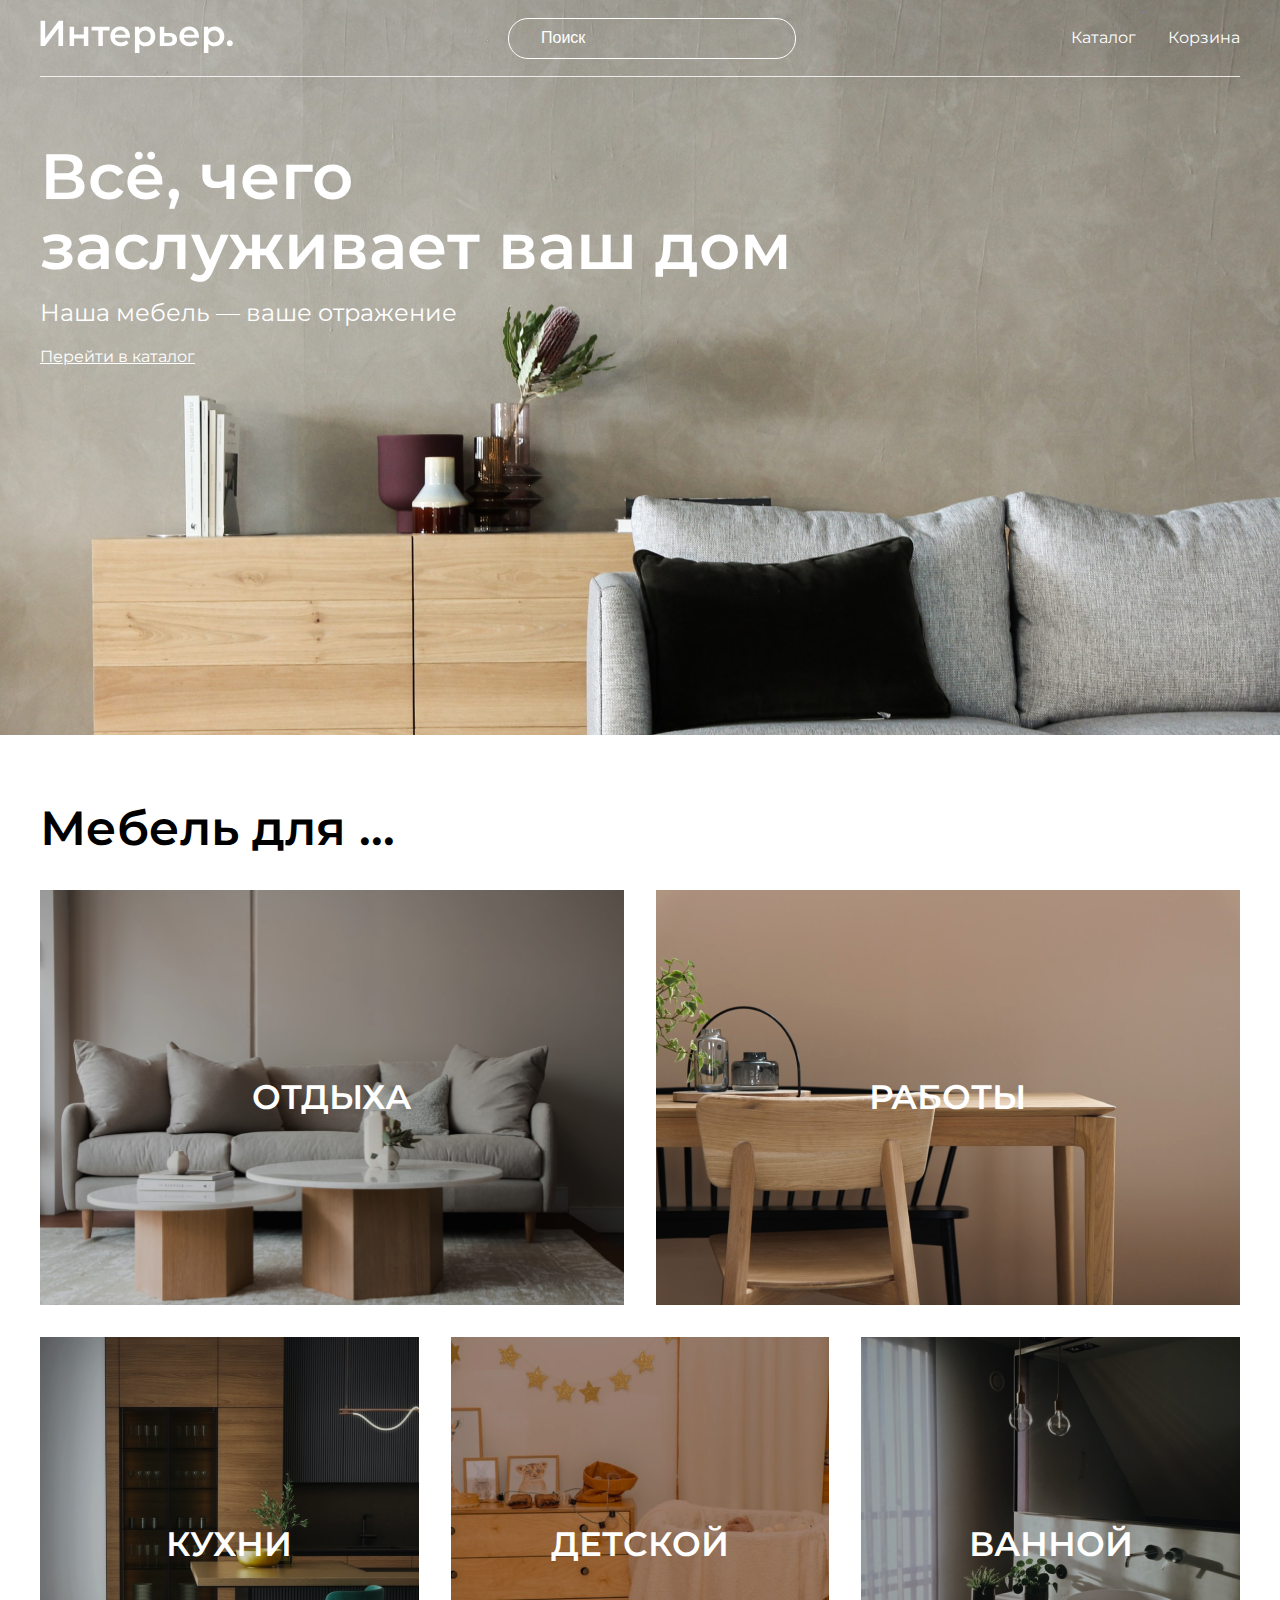
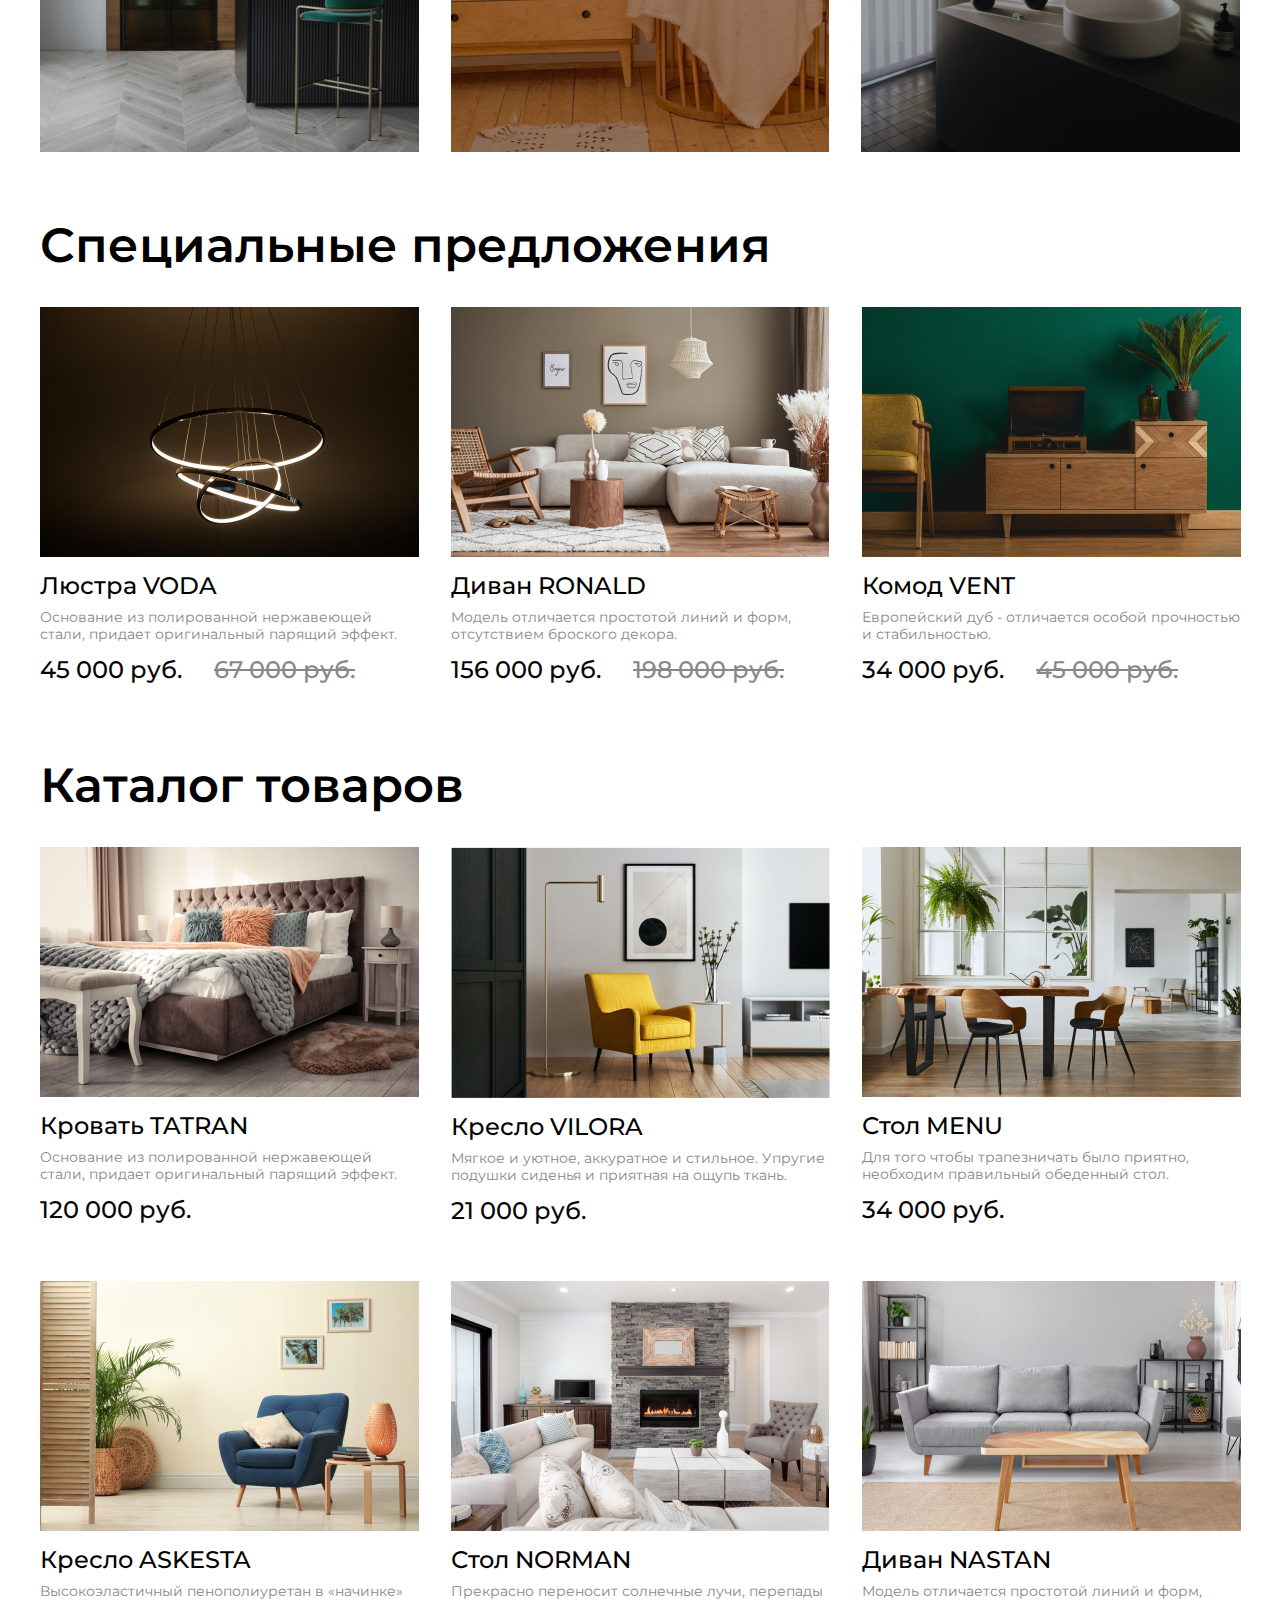
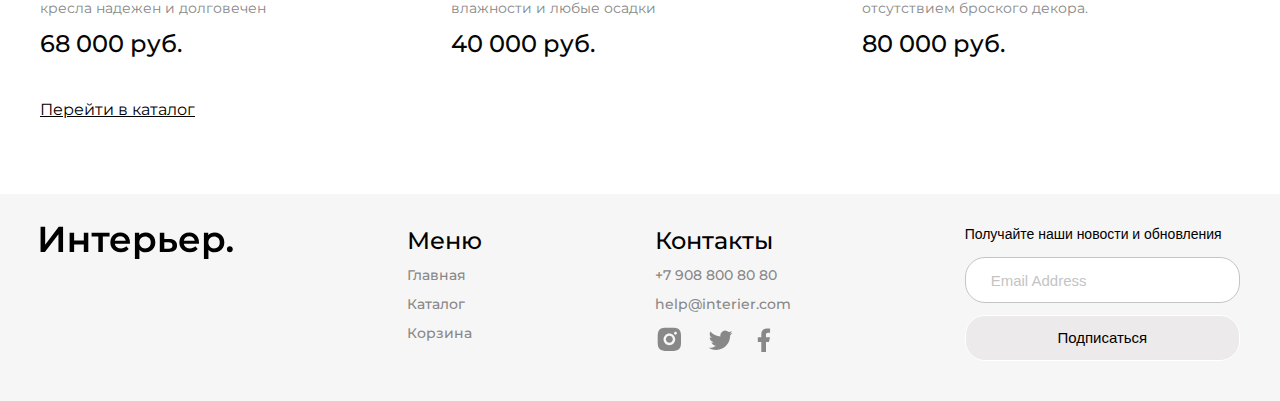
<file: index.html>
<!DOCTYPE html>
<html lang="en">
<head>
    <meta charset="UTF-8">
    <meta http-equiv="X-UA-Compatible" content="IE=edge">
    <meta name="viewport" content="width=device-width,, initial-scale=1.0">
    <title>Document</title>
    <script src="./index.js"></script>
    <link rel="stylesheet" href="style.css">
    <link rel="preconnect" href="https://fonts.googleapis.com">
    <link rel="preconnect" href="https://fonts.gstatic.com" crossorigin>
    <link href="https://fonts.googleapis.com/css2?family=Montserrat:wght@400;500;600&display=swap" rel="stylesheet">
</head>
<body>
    <div class='top center'>
        <header class="header">
            <picture>
                <source media="(max-width: 767px)" srcset="img/logo_mob.png">
                <a class="footer-icon" href="index.html"><img src="img/logo.svg" alt="logo"></a>
            </picture>
            <input class="input-search" type="text" placeholder="Поиск" >
            <nav class="menu">
                <a href="catalog.html" class="nav-link">Каталог</a>
                <a href="cart.html"  class="nav-link">Корзина</a>
            </nav>
            <div class="header_links">
                <a href="#"><img src="img/search_mob.svg" alt="instagram"></a>
                <a href="catalog.html"><img src="img/catalog_mob.svg" alt="instagram"></a>
                <a href="cart.html"><img src="img/cart_mob.svg" alt="instagram"></a>
            </div>
        </header>
        <section>
                <h1 class="title">Всё, чего заслуживает&#160;ваш&#160;дом</h1>
                <h1 class="title_mob">Всё, чего заслуживает ваш дом</h1>
                <p class="title-subtitle">Наша мебель — ваше отражение</p>
                <a href="catalog.html" class="title-link">Перейти в каталог</a>
        </section>
    </div>

    <section class="product_for center">
        <h2 class="product-title">Мебель для ... </h2>
        <div class="for_grid">
            <div class="for_furniture for_fur1 for_big">Отдыха</div>
            <div class="for_furniture for_fur2 for_big">Работы</div>
            <div class="for_furniture for_fur3">Кухни</div>
            <div class="for_furniture for_fur4">Детской</div>
            <div class="for_furniture for_fur5">Ванной</div>
        </div>
    </section>



        <section class="product center">
            <h2 class="product-title">Специальные предложения</h2>
            <div class='product-content'>
                <div class="product-box">
                    <img class="product-img" src="img/offer-1.png" alt="Люстра VODA">
                    <h3 class="product-subtitle">Люстра VODA</h3>
                    <p class="product-desc">Основание из полированной нержавеющей стали, придает оригинальный парящий эффект.</p>
                    <div class="price-new-old">
                        <p class="product-price">45 000 руб.</p>
                        <p class="product-price-old">67 000 руб.</p>
                    </div>
                </div>
                <div class="product-box">
                    <img  class="product-img" src="img/offer-2.png" alt="Диван RONALD">
                    <h3 class="product-subtitle">Диван RONALD</h3>
                    <p class="product-desc">Модель отличается простотой линий и форм, отсутствием броского декора.</p>
                    <div class="price-new-old">
                        <p class="product-price">156 000 руб.</p>
                        <p class="product-price-old">198 000 руб.</p>
                    </div>
                </div>
                <div class="product-box">
                    <img class="product-img" src="img/offer-3.png" alt="Комод VENT">
                    <h3 class="product-subtitle">Комод VENT</h3>
                    <p class="product-desc">Европейский дуб - отличается особой прочностью и стабильностью.</p>
                    <div class="price-new-old">
                        <p class="product-price">34 000 руб.</p>
                        <p class="product-price-old">45 000 руб.</p>
                    </div>
                </div>
            </div>
        </section>

        <section class="product center">
            <h2 class="product-title">Каталог товаров</h2>
            <div class="product-content catalog">
                <div class="product-box">
                    <img  class="product-img" src="img/catalog-1.png" alt="Кровать TATRAN">
                    <h3 class="product-subtitle">Кровать TATRAN</h3>
                    <p class="product-desc">Основание из полированной нержавеющей стали, придает оригинальный парящий эффект.</p>
                    <p class="product-price">120 000 руб.</p>
                </div>

                <div class="product-box">
                    <img  class="product-img" src="img/catalog-2.jpg" alt="Кровать Vilora">
                    <h3 class="product-subtitle">Кресло VILORA</h3>
                    <p class="product-desc">Мягкое и уютное, аккуратное и стильное. Упругие подушки сиденья и приятная на ощупь ткань.</p>
                    <p class="product-price">21 000 руб.</p>
                </div>

                <div class="product-box">
                    <img  class="product-img" src="img/catalog-3.png" alt="Стол MENU">
                    <h3 class="product-subtitle">Стол MENU</h3>
                    <p class="product-desc">Для того чтобы трапезничать было приятно, необходим правильный обеденный стол.</p>
                    <p class="product-price">34 000 руб.</p>
                </div>

                <div class="product-box">
                    <img  class="product-img" src="img/catalog-4.png" alt="Кресло ASKESTA">
                    <h3 class="product-subtitle">Кресло ASKESTA</h3>
                    <p class="product-desc">Высокоэластичный пенополиуретан в «начинке» кресла надежен и долговечен</p>
                    <p class="product-price">68 000 руб.</p>
                </div>

                <div class="product-box">
                    <img   class="product-img" src="img/catalog-5.png" alt="Стол NORMAN">
                    <h3 class="product-subtitle">Стол NORMAN</h3>
                    <p class="product-desc">Прекрасно переносит солнечные лучи, перепады влажности и любые осадки</p>
                    <p class="product-price">40 000 руб.</p>
                </div>

                <div class="product-box">
                    <img  class="product-img" src="img/catalog-6.png" alt="Диван NASTAN">
                    <h3 class="product-subtitle">Диван NASTAN</h3>
                    <p class="product-desc">Модель отличается простотой линий и форм, отсутствием броского декора. </p>
                    <p class="product-price">80 000 руб.</p>
                </div>
            </div>
            <a href="catalog.html" class="catalog-link">Перейти в каталог</a>
        </section>

    <footer class="footer center">
        <img src="img/logo_footer.svg" alt="logo" class="footer-logo">
        <div class="footer-menu">
            <h4 class="footer-title">Меню</h4>
            <a href="index.html" class="footer-link">Главная</a>
            <a href="catalog.html" class="footer-link" >Каталог</a>
            <a href="cart.html" class="footer-link">Корзина</a>
        </div>
        <div class="footer-contact">
            <h4 class="footer-title">Контакты</h4>
            <a href="tel:+7 908 800 80 80" class="footer-link" >+7 908 800 80 80</a>
            <a href="mailto:help@interier.com" class="footer-link">help@interier.com</a>
            <div class="footer-social">
                <a class="footer-icon" href="https://instagram.com"><img src="img/inst.svg" alt="instagram"></a>
                <a class="footer-icon" href="https://twitter.com"><img src="img/twitter.svg" alt="twitter"></a>
                <a class="footer-icon" href="https://facebook.com"><img src="img/facebook.svg" alt="facebook"></a>
            </div>
        </div>
      <div class="footer-form">
        <form action="#">
            <p class="form-title">Получайте наши новости и обновления</p>
            <input type="email" name="" id="" class="form-input" placeholder="Email Address">
            <button class="form-button">Подписаться</button>
        </form>
      </div>
    </footer>
</body>
</html>
</file>
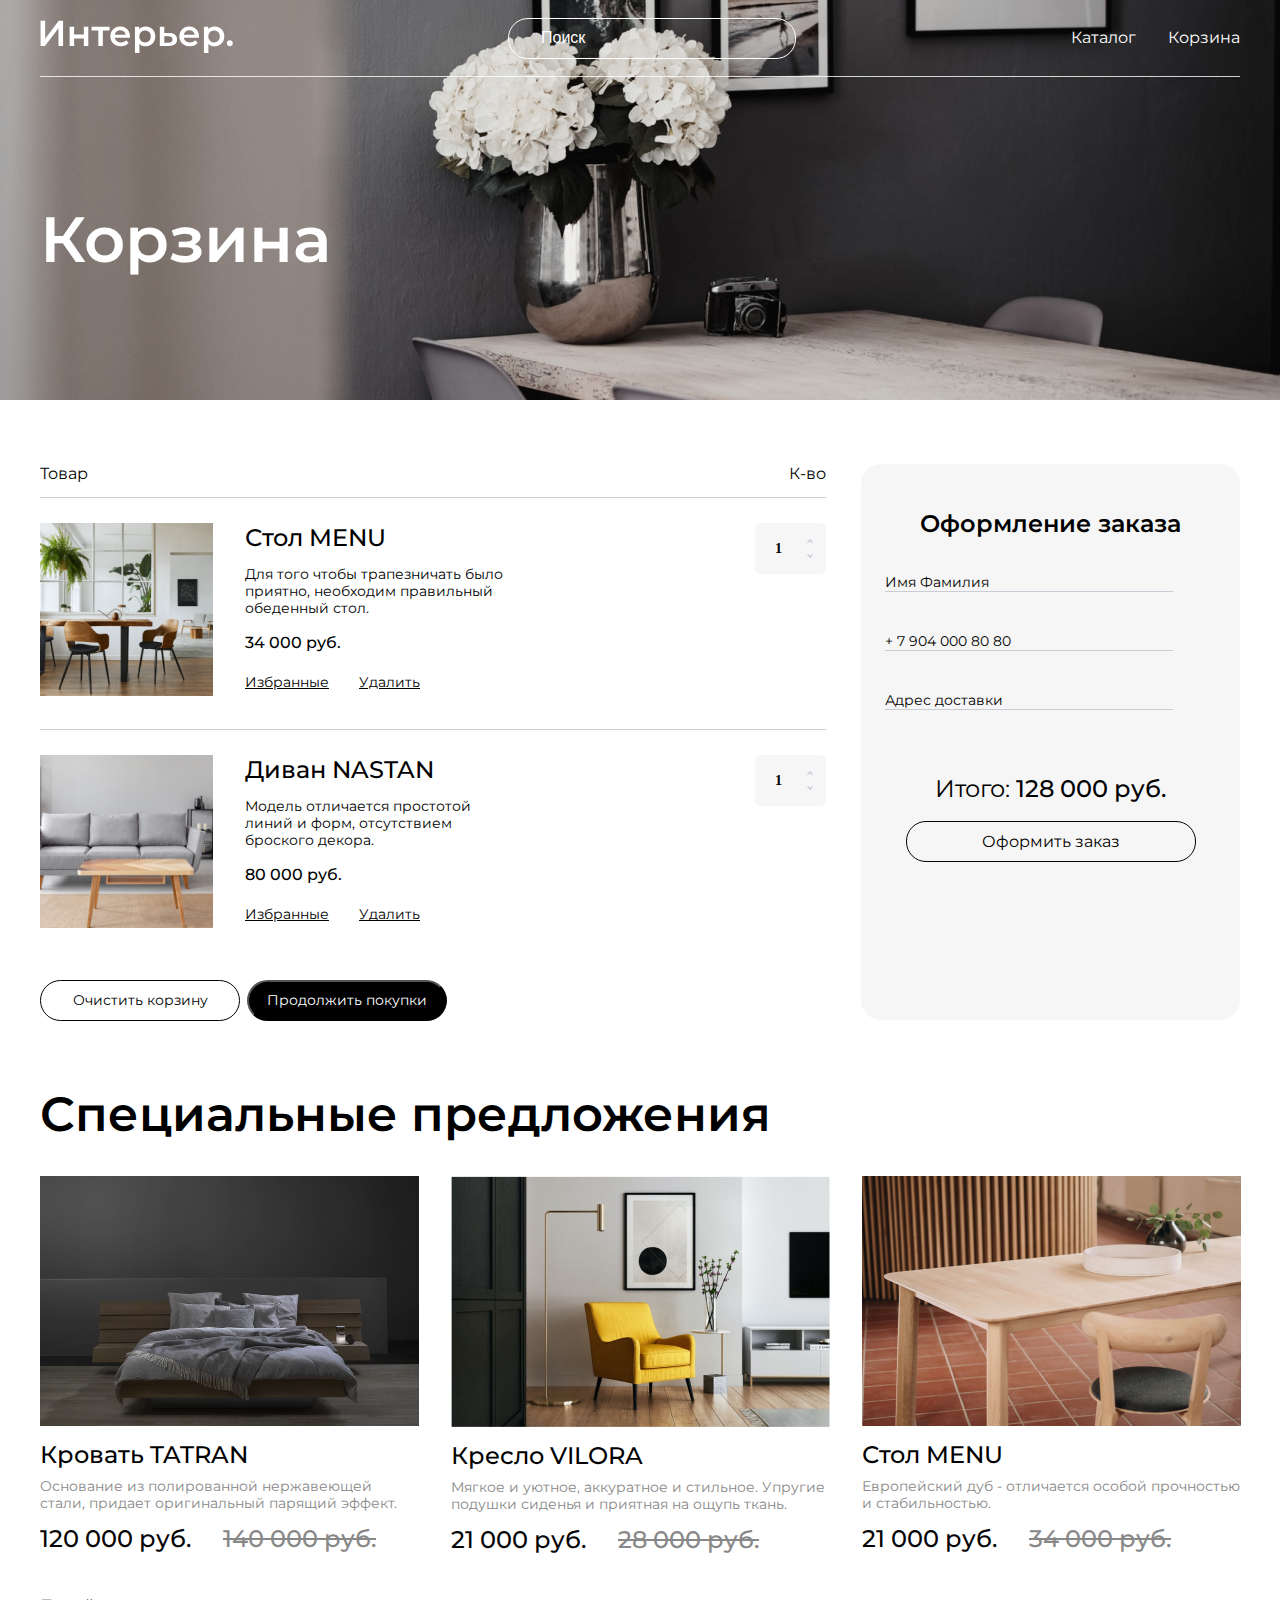
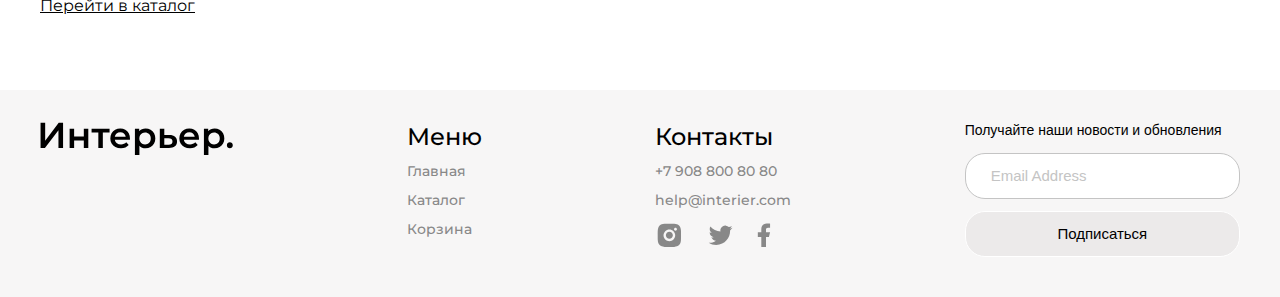
<file: cart.html>
<!DOCTYPE html>
<html lang="en">
<head>
    <meta charset="UTF-8">
    <meta http-equiv="X-UA-Compatible" content="IE=edge">
    <meta name="viewport" content="width=device-width, initial-scale=1.0">
    <title>Document</title>
    <link rel="stylesheet" href="style.css">
    <script src="./index.js"></script>
    <link rel="preconnect" href="https://fonts.googleapis.com">
    <link rel="preconnect" href="https://fonts.gstatic.com" crossorigin>
    <link href="https://fonts.googleapis.com/css2?family=Montserrat:wght@400;500;600&display=swap" rel="stylesheet">
</head>
</head>
<body>
    <div class='cart_top  center'>
        <header class="header">
            <picture>
                <source media="(max-width: 767px)" srcset="img/logo_mob.png">
                <a class="footer-icon" href="index.html"><img src="img/logo.svg" alt="logo"></a>
            </picture>
            <input class="input-search" type="text" placeholder="Поиск" >
            <nav class="menu">
                <a href="catalog.html" class="nav-link">Каталог</a>
                <a href="cart.html"  class="nav-link">Корзина</a>
            </nav>
            <div class="header_links">
                <a class="footer-icon" href="https://instagram.com"><img src="img/inst.svg" alt="instagram"></a>
                <a class="footer-icon" href="https://twitter.com"><img src="img/twitter.svg" alt="twitter"></a>
                <a class="footer-icon" href="https://facebook.com"><img src="img/facebook.svg" alt="facebook"></a>
            </div>
        </header>
        <section>
                <h1 class="catalog-title">Корзина</h1>
        </section>
    </div>

    <section class="cart center">
        <div class="cart-list">
            <div class="cart-list-desc">
                <p>Товар</p>
                <p>К-во</p>
            </div>
            <div class="cart-list-product">
                <img  class="cart-list-product-img" src="img/cart-1.png" alt="Стол MENU">
                <div class="cart-list-element">
                    <h3 class="cart-list-product-subtitle">Стол MENU</h3>
                    <p class="cart-list-product-desc">Для того чтобы трапезничать было приятно, необходим правильный обеденный стол.</p>
                    <p class="cart-list-product-price">34 000 руб.</p>
                    <div class="cart-list-btn">
                        <a class="cart-list-product-btn">Избранные</a>
                        <a class="cart-list-product-btn">Удалить</a>
                    </div>
                </div>
                <div class="cart-list-input">
                    <input type="number" name="" id="" class="cart-list-number" placeholder="1">
                    <div class="cart-list-input-btn">
                        <button class="cart-list-btn-up"></button>
                        <button class="cart-list-btn-down"></button>
                    </div>
                </div>
            </div>
            <div class="cart-list-product">
                <img  class="cart-list-product-img" src="img/cart-2.png" alt="Стол MENU">
                <div class="cart-list-element">
                    <h3 class="cart-list-product-subtitle">Диван NASTAN</h3>
                    <p class="cart-list-product-desc">Модель отличается простотой линий и форм, отсутствием броского декора.  </p>
                    <p class="cart-list-product-price">80 000 руб.</p>
                    <div class="cart-list-btn">
                        <a class="cart-list-product-btn">Избранные</a>
                        <a class="cart-list-product-btn">Удалить</a>
                    </div>
                </div>
                <div class="cart-list-input">
                    <input type="number" name="" id="" class="cart-list-number" placeholder="1">
                    <div class="cart-list-input-btn">
                        <button class="cart-list-btn-up"></button>
                        <button class="cart-list-btn-down"></button>
                    </div>
                </div>
            </div>
            <div class="cart-list-action">
                <button class="cart-list-action-clear">Очистить корзину</button>
                <button class="cart-list-action-start">Продолжить покупки</button>
            </div>
        </div>
        <div class="cart-order">
            <h3 class="cart-order-title">Оформление заказа</h3>
            <div class="cart-order-form">
                <form action="#">
                    <div class="cart-inputs">
                        <input type="text" name="" id="" class="cart-order-input" placeholder="Имя Фамилия">
                        <input type="tel" name="" id="" class="cart-order-input" placeholder="+ 7 904 000 80 80">
                        <input type="text" name="" id="" class="cart-order-input" placeholder="Адрес доставки">
                    </div>
                    <div class="cart-total">
                        <p class="cart-total-desc">Итого:&#160;</p>
                        <p class="cart-total-sum">128 000 руб.</p>
                    </div>
                    <button class="cart-button">Оформить заказ</button>
                </form>
              </div>
        </div>
    </section>

    <section class="product center">
        <h2 class="product-title">Специальные предложения</h2>
        <div class='product-content catalog'>
            <div class="product-box">
                    <img  class="product-img" src="img/ctg-1.png" alt="Кровать TATRAN">
                    <h3 class="product-subtitle">Кровать TATRAN</h3>
                    <p class="product-desc">Основание из полированной нержавеющей стали, придает оригинальный парящий эффект.</p>
                    <div class="price-new-old">
                        <p class="product-price">120 000 руб.</p>
                        <p class="product-price-old">140 000 руб.</p>
                    </div>
                </div>

                <div class="product-box">
                    <img  class="product-img" src="img/catalog-2.jpg" alt="Кровать TATRAN">
                    <h3 class="product-subtitle">Кресло VILORA</h3>
                    <p class="product-desc">Мягкое и уютное, аккуратное и стильное. Упругие подушки сиденья и приятная на ощупь ткань. </p>
                    <div class="price-new-old">
                        <p class="product-price">21 000 руб.</p>
                        <p class="product-price-old">28 000 руб.</p>
                    </div>
                </div>

                <div class="product-box">
                    <img  class="product-img" src="img/ctg-3.png" alt="Стол MENU">
                    <h3 class="product-subtitle">Стол MENU</h3>
                    <p class="product-desc">Европейский дуб - отличается особой прочностью и стабильностью. </p>
                    <div class="price-new-old">
                        <p class="product-price">21 000 руб.</p>
                        <p class="product-price-old">34 000 руб.</p>
                    </div>
                </div>
            </div>
        </div>
            <a href="catalog.html" class="catalog-link">Перейти в каталог</a>
    </section>




    <footer class="footer center">
        <img src="img/logo_footer.svg" alt="logo"  class="footer-logo">
        <div class="footer-menu">
            <h4 class="footer-title">Меню</h4>
            <a href="index.html" class="footer-link">Главная</a>
            <a href="catalog.html" class="footer-link" >Каталог</a>
            <a href="cart.html" class="footer-link">Корзина</a>
        </div>
        <div class="footer-contact">
            <h4 class="footer-title">Контакты</h4>
            <a href="tel:+7 908 800 80 80" class="footer-link" >+7 908 800 80 80</a>
            <a href="mailto:help@interier.com" class="footer-link">help@interier.com</a>
            <div class="footer-social">
               <a class="footer-icon" href="https://instagram.com"><img src="img/inst.svg" alt="instagram"></a>
                <a class="footer-icon" href="https://twitter.com"><img src="img/twitter.svg" alt="twitter"></a>
                <a class="footer-icon" href="https://facebook.com"><img src="img/facebook.svg" alt="facebook"></a>
            </div>
        </div>
      <div class="footer-form">
        <form action="#">
            <p class="form-title">Получайте наши новости и обновления</p>
            <input type="email" name="" id="" class="form-input" placeholder="Email Address">
            <button class="form-button">Подписаться</button>
        </form>
      </div>
    </footer>
</body>
</html>
</file>
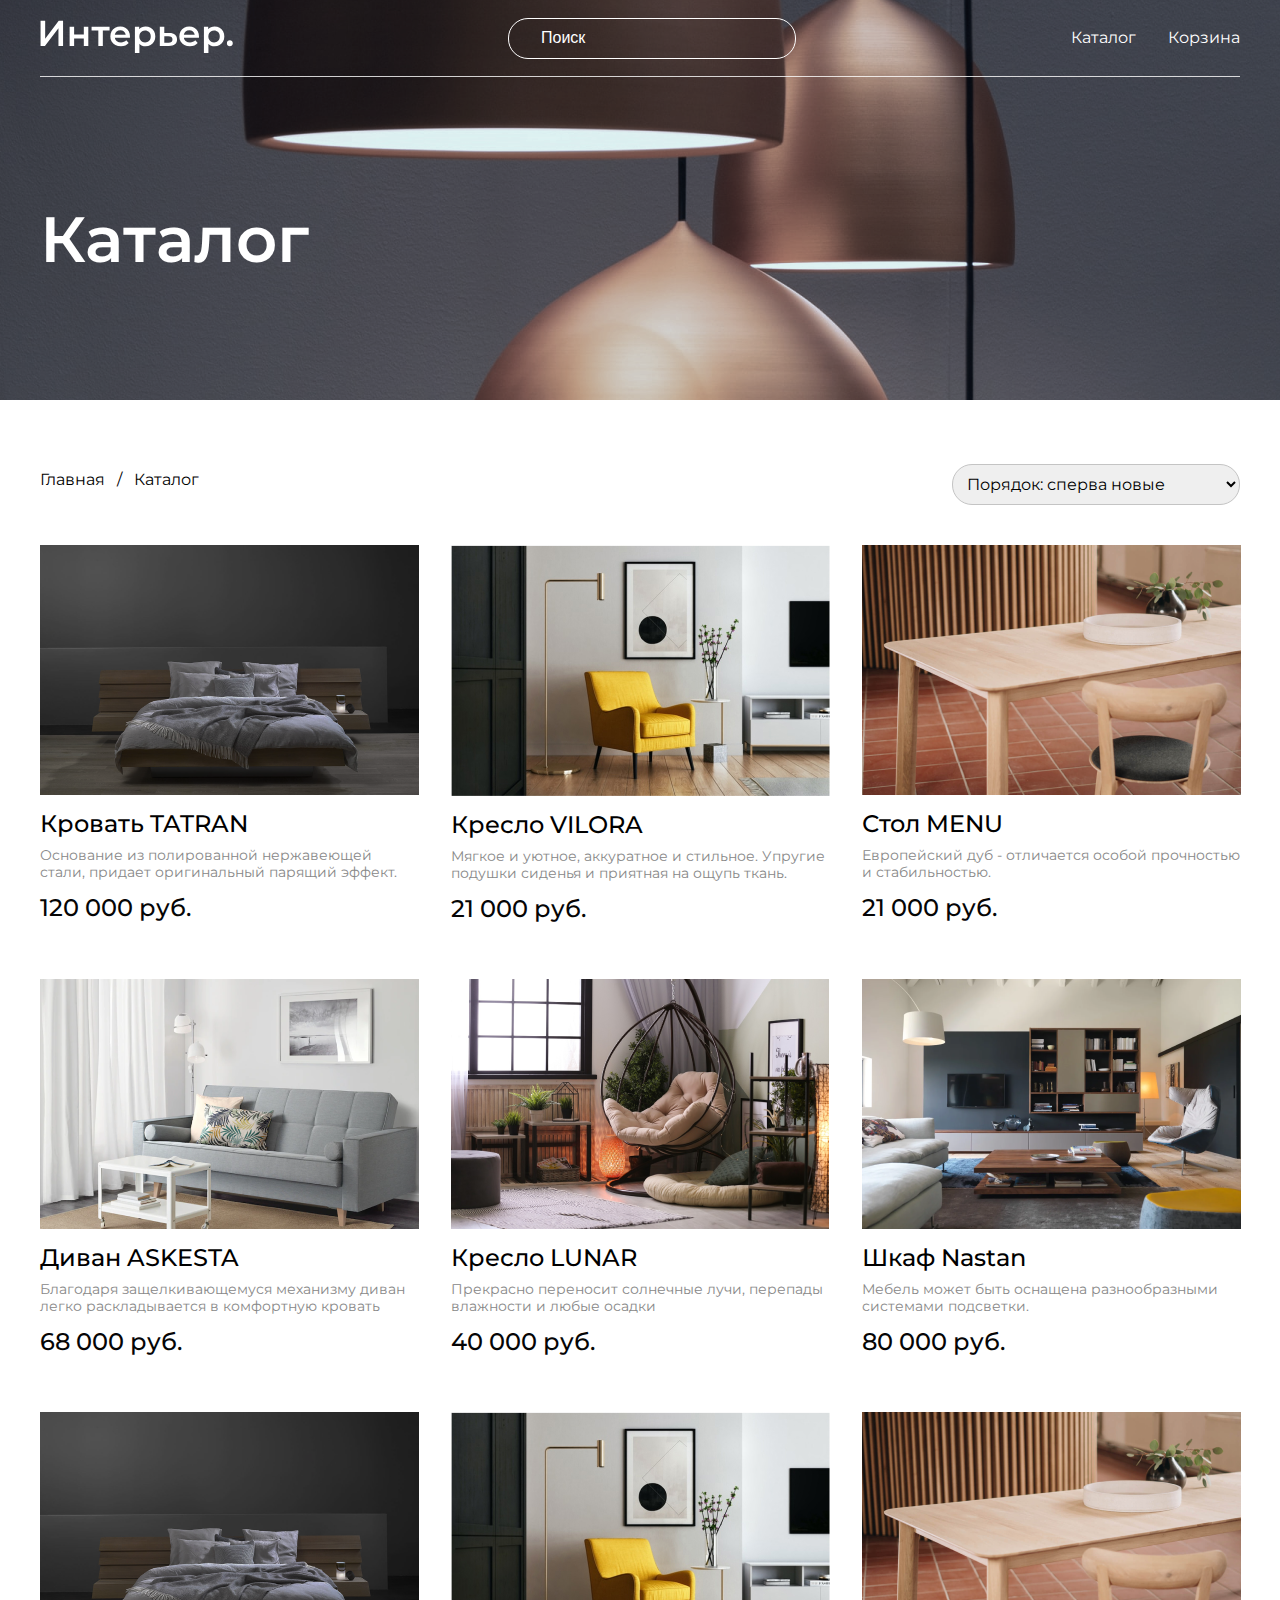
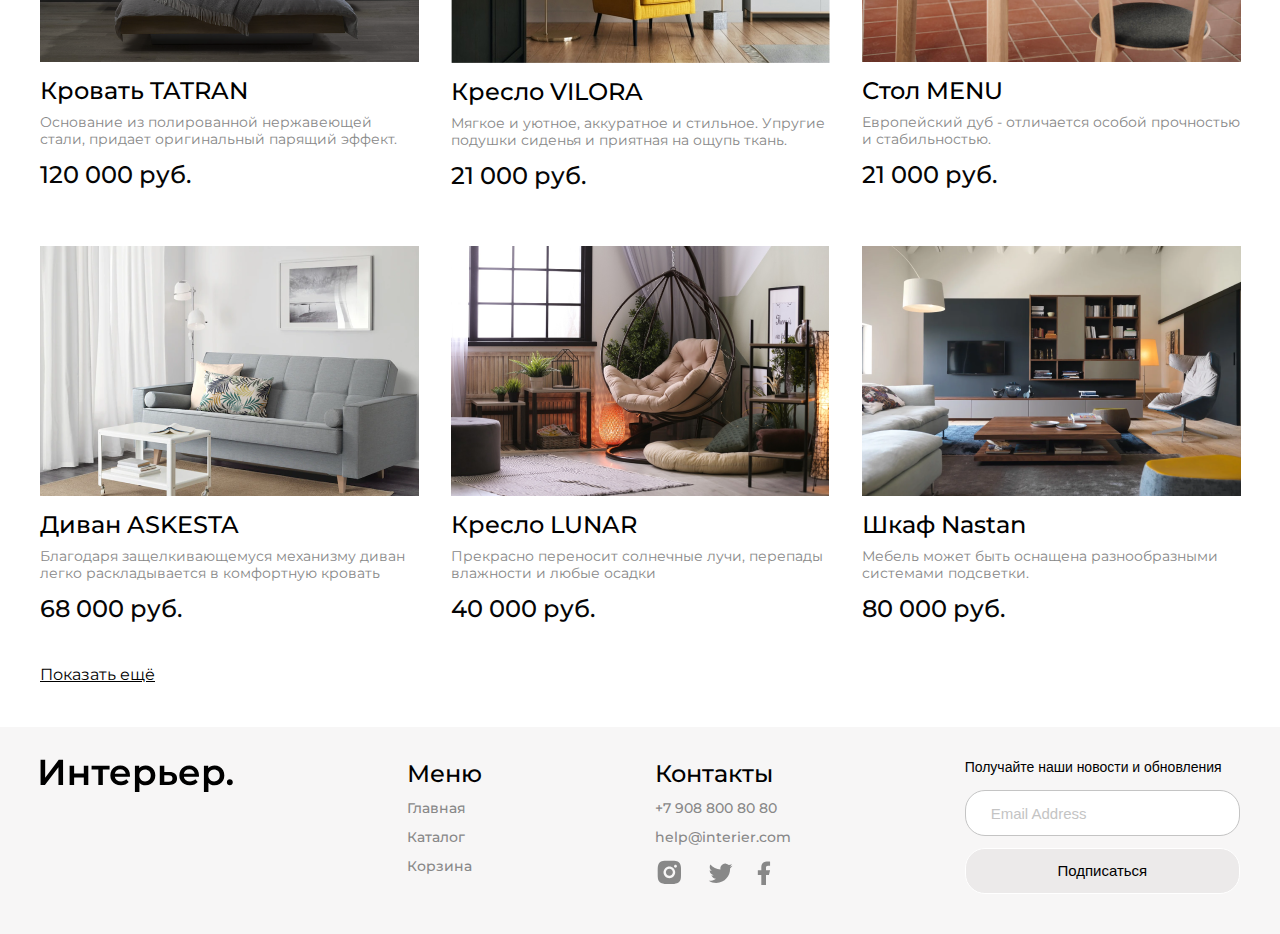
<file: catalog.html>
<!DOCTYPE html>
<html lang="en">
<head>
    <meta charset="UTF-8">
    <meta http-equiv="X-UA-Compatible" content="IE=edge">
    <meta name="viewport" content="width=device-width, initial-scale=1.0">
    <title>Document</title>
    <script src="./index.js"></script>
    <link rel="stylesheet" href="style.css">
    <link rel="preconnect" href="https://fonts.googleapis.com">
    <link rel="preconnect" href="https://fonts.gstatic.com" crossorigin>
    <link href="https://fonts.googleapis.com/css2?family=Montserrat:wght@400;500;600&display=swap" rel="stylesheet">
</head>
</head>
<body>

    <div class='top-catalog  center'>
        <header class="header">
            <picture>
                <source media="(max-width: 767px)" srcset="img/logo_mob.png">
                <a class="footer-icon" href="index.html"><img src="img/logo.svg" alt="logo"></a>
            </picture>
            <input class="input-search" type="text" placeholder="Поиск" >
            <nav class="menu">
                <a href="catalog.html" class="nav-link">Каталог</a>
                <a href="cart.html"  class="nav-link">Корзина</a>
            </nav>
            <div class="header_links">
                <a href="#"><img src="img/search_mob.svg" alt="instagram"></a>
                <a href="catalog.html"><img src="img/catalog_mob.svg" alt="instagram"></a>
                <a href="cart.html"><img src="img/cart_mob.svg" alt="instagram"></a>
            </div>
        </header>
        <section>
                <h1 class="catalog-title">Каталог</h1>
        </section>
    </div>


    <section class="catalog center">
        <div class="catalog-bar">
            <div class="catalog-menu">
                <a href="index.html" class="bar-link">Главная</a>
                <p class="bar">/</p>
                <a href="catalog.html" class="bar-link" >Каталог</a>
            </div>
            <select class="catalog-select">
                <option>Порядок: сперва новые</option>
                <option>Порядок: сперва старые</option>
              </select>
        </div>

        <div class='catalog'>
            <div class="product-content catalog">
                <div class="product-box">
                    <img  class="product-img" src="img/ctg-1.png" alt="Кровать TATRAN">
                    <h3 class="product-subtitle">Кровать TATRAN</h3>
                    <p class="product-desc">Основание из полированной нержавеющей стали, придает оригинальный парящий эффект.</p>
                    <p class="product-price">120 000 руб.</p>
                </div>

                <div class="product-box">
                    <img  class="product-img" src="img/catalog-2.jpg" alt="Кровать TATRAN">
                    <h3 class="product-subtitle">Кресло VILORA</h3>
                    <p class="product-desc">Мягкое и уютное, аккуратное и стильное. Упругие подушки сиденья и приятная на ощупь ткань. </p>
                    <p class="product-price">21 000 руб.</p>
                </div>

                <div class="product-box">
                    <img  class="product-img" src="img/ctg-3.png" alt="Стол MENU">
                    <h3 class="product-subtitle">Стол MENU</h3>
                    <p class="product-desc">Европейский дуб - отличается особой прочностью и стабильностью. </p>
                    <p class="product-price">21 000 руб.</p>
                </div>

                <div class="product-box">
                    <img  class="product-img" src="img/ctg-4.png" alt="Диван ASKESTA">
                    <h3 class="product-subtitle">Диван ASKESTA</h3>
                    <p class="product-desc">Благодаря защелкивающемуся механизму диван легко раскладывается в комфортную кровать </p>
                    <p class="product-price">68 000 руб.</p>
                </div>

                <div class="product-box">
                    <img  class="product-img" src="img/ctg-5.png" alt="Кресло LUNAR">
                    <h3 class="product-subtitle">Кресло LUNAR</h3>
                    <p class="product-desc">Прекрасно переносит солнечные лучи, перепады влажности и любые осадки</p>
                    <p class="product-price">40 000 руб.</p>
                </div>

                <div class="product-box">
                    <img  class="product-img" src="img/ctg-6.png" alt="Шкаф Nastan">
                    <h3 class="product-subtitle">Шкаф Nastan</h3>
                    <p class="product-desc">Мебель может быть оснащена разнообразными системами подсветки.</p>
                    <p class="product-price">80 000 руб.</p>
                </div>

                <div class="product-box">
                    <img  class="product-img" src="img/ctg-1.png" alt="Кровать TATRAN">
                    <h3 class="product-subtitle">Кровать TATRAN</h3>
                    <p class="product-desc">Основание из полированной нержавеющей стали, придает оригинальный парящий эффект.</p>
                    <p class="product-price">120 000 руб.</p>
                </div>

                <div class="product-box">
                    <img  class="product-img" src="img/catalog-2.jpg" alt="Кровать TATRAN">
                    <h3 class="product-subtitle">Кресло VILORA</h3>
                    <p class="product-desc">Мягкое и уютное, аккуратное и стильное. Упругие подушки сиденья и приятная на ощупь ткань. </p>
                    <p class="product-price">21 000 руб.</p>
                </div>

                <div class="product-box">
                    <img  class="product-img" src="img/ctg-3.png" alt="Стол MENU">
                    <h3 class="product-subtitle">Стол MENU</h3>
                    <p class="product-desc">Европейский дуб - отличается особой прочностью и стабильностью. </p>
                    <p class="product-price">21 000 руб.</p>
                </div>

                <div class="product-box">
                    <img  class="product-img" src="img/ctg-4.png" alt="Диван ASKESTA">
                    <h3 class="product-subtitle">Диван ASKESTA</h3>
                    <p class="product-desc">Благодаря защелкивающемуся механизму диван легко раскладывается в комфортную кровать </p>
                    <p class="product-price">68 000 руб.</p>
                </div>

                <div class="product-box">
                    <img  class="product-img" src="img/ctg-5.png" alt="Кресло LUNAR">
                    <h3 class="product-subtitle">Кресло LUNAR</h3>
                    <p class="product-desc">Прекрасно переносит солнечные лучи, перепады влажности и любые осадки</p>
                    <p class="product-price">40 000 руб.</p>
                </div>

                <div class="product-box">
                    <img  class="product-img" src="img/ctg-6.png" alt="Шкаф Nastan">
                    <h3 class="product-subtitle">Шкаф Nastan</h3>
                    <p class="product-desc">Мебель может быть оснащена разнообразными системами подсветки.</p>
                    <p class="product-price">80 000 руб.</p>
                </div>
            </div>
            <a href="catalog.html" class="catalog-link">Показать ещё</a>
    </section>



    <footer class="footer center">
        <img src="img/logo_footer.svg" alt="logo"  class="footer-logo">
        <div class="footer-menu">
            <h4 class="footer-title">Меню</h4>
            <a href="index.html" class="footer-link">Главная</a>
            <a href="catalog.html" class="footer-link" >Каталог</a>
            <a href="cart.html" class="footer-link">Корзина</a>
        </div>
        <div class="footer-contact">
            <h4 class="footer-title">Контакты</h4>
            <a href="tel:+7 908 800 80 80" class="footer-link" >+7 908 800 80 80</a>
            <a href="mailto:help@interier.com" class="footer-link">help@interier.com</a>
            <div class="footer-social">
                <a class="footer-icon" href="https://instagram.com"><img src="img/inst.svg" alt="instagram"></a>
                <a class="footer-icon" href="https://twitter.com"><img src="img/twitter.svg" alt="twitter"></a>
                <a class="footer-icon" href="https://facebook.com"><img src="img/facebook.svg" alt="facebook"></a>
            </div>
        </div>
      <div class="footer-form">
        <form action="#">
            <p class="form-title">Получайте наши новости и обновления</p>
            <input type="email" name="" id="" class="form-input" placeholder="Email Address">
            <button class="form-button">Подписаться</button>
        </form>
      </div>
    </footer>
</body>
</html>
</file>
<file: style.css>
@charset "UTF-8";
* {
  margin: 0;
  padding: 0;
}

@-webkit-keyframes myAnim {
  0% {
    -webkit-animation-timing-function: ease-out;
            animation-timing-function: ease-out;
    -webkit-transform: scale(1);
            transform: scale(1);
    -webkit-transform-origin: center center;
            transform-origin: center center;
  }
  10% {
    -webkit-animation-timing-function: ease-in;
            animation-timing-function: ease-in;
    -webkit-transform: scale(0.91);
            transform: scale(0.91);
  }
  17% {
    -webkit-animation-timing-function: ease-out;
            animation-timing-function: ease-out;
    -webkit-transform: scale(0.98);
            transform: scale(0.98);
  }
  33% {
    -webkit-animation-timing-function: ease-in;
            animation-timing-function: ease-in;
    -webkit-transform: scale(0.87);
            transform: scale(0.87);
  }
  45% {
    -webkit-animation-timing-function: ease-out;
            animation-timing-function: ease-out;
    -webkit-transform: scale(1);
            transform: scale(1);
  }
}

@keyframes myAnim {
  0% {
    -webkit-animation-timing-function: ease-out;
            animation-timing-function: ease-out;
    -webkit-transform: scale(1);
            transform: scale(1);
    -webkit-transform-origin: center center;
            transform-origin: center center;
  }
  10% {
    -webkit-animation-timing-function: ease-in;
            animation-timing-function: ease-in;
    -webkit-transform: scale(0.91);
            transform: scale(0.91);
  }
  17% {
    -webkit-animation-timing-function: ease-out;
            animation-timing-function: ease-out;
    -webkit-transform: scale(0.98);
            transform: scale(0.98);
  }
  33% {
    -webkit-animation-timing-function: ease-in;
            animation-timing-function: ease-in;
    -webkit-transform: scale(0.87);
            transform: scale(0.87);
  }
  45% {
    -webkit-animation-timing-function: ease-out;
            animation-timing-function: ease-out;
    -webkit-transform: scale(1);
            transform: scale(1);
  }
}

.center {
  padding-left: calc(50% - 600px);
  padding-right: calc(50% - 600px);
}

body {
  font-family: 'Montserrat', sans-serif;
}

input[type=number]::-webkit-inner-spin-button,
input[type=number]::-webkit-outer-spin-button {
  -webkit-appearance: none;
  margin: 0;
}

input[type=number] {
  -moz-appearance: textfield;
  -webkit-appearance: textfield;
          appearance: textfield;
  margin: 0;
}

.top {
  min-height: 735px;
  background-image: url(img/header.png);
  background-repeat: no-repeat;
  background-size: cover;
  background-position: center bottom;
}

/*КАТАЛОГ*/
.top-catalog {
  min-height: 400px;
  background-image: url(img/head_catalog.png);
  background-repeat: no-repeat;
  background-size: cover;
  background-position: center bottom;
}

.catalog-title {
  font-weight: 600;
  font-size: 64px;
  line-height: 70px;
  padding-top: 127px;
  padding-bottom: 126px;
  color: #FFFFFF;
}

.catalog1 {
  margin-top: 40px;
  margin-bottom: 64px;
}

.catalog-bar {
  display: -webkit-box;
  display: -ms-flexbox;
  display: flex;
  -webkit-box-orient: horizontal;
  -webkit-box-direction: normal;
      -ms-flex-direction: row;
          flex-direction: row;
  -webkit-box-pack: justify;
      -ms-flex-pack: justify;
          justify-content: space-between;
  -webkit-box-align: start;
      -ms-flex-align: start;
          align-items: flex-start;
  margin-top: 64px;
  margin-bottom: 40px;
}

.catalog-menu {
  display: -webkit-box;
  display: -ms-flexbox;
  display: flex;
  -webkit-box-orient: horizontal;
  -webkit-box-direction: normal;
      -ms-flex-direction: row;
          flex-direction: row;
  -webkit-box-pack: justify;
      -ms-flex-pack: justify;
          justify-content: space-between;
  -webkit-box-align: start;
      -ms-flex-align: start;
          align-items: flex-start;
  gap: 12px;
  font-size: 16px;
  line-height: 32px;
}

.bar-link {
  -webkit-text-decoration-line: none;
          text-decoration-line: none;
  font-size: 16px;
  line-height: 32px;
  color: #000000;
}

.catalog-select {
  width: 288px;
  height: 41px;
  border: 1px solid #C4C4C4;
  -webkit-box-sizing: border-box;
          box-sizing: border-box;
  border-radius: 20px;
  font-size: 16px;
  line-height: 20px;
  padding-left: 10px;
  display: -webkit-box;
  display: -ms-flexbox;
  display: flex;
  -webkit-box-orient: horizontal;
  -webkit-box-direction: normal;
      -ms-flex-direction: row;
          flex-direction: row;
  -webkit-box-pack: justify;
      -ms-flex-pack: justify;
          justify-content: space-between;
  font-family: 'Montserrat', sans-serif;
  /*align-items: flex-end;*/
}

.input-search {
  height: 41px;
  width: 288px;
  background-color: transparent;
  border: 1px solid #FFFFFF;
  -webkit-box-sizing: border-box;
          box-sizing: border-box;
  border-radius: 20px;
  color: #FFFFFF;
  padding-left: 32px;
  font-size: 16px;
}

.input-search::-webkit-input-placeholder {
  color: #ffffff;
  font-size: 16px;
}

.input-search:-ms-input-placeholder {
  color: #ffffff;
  font-size: 16px;
}

.input-search::-ms-input-placeholder {
  color: #ffffff;
  font-size: 16px;
}

.input-search::placeholder {
  color: #ffffff;
  font-size: 16px;
}

textarea:focus, input:focus {
  outline: none;
}

.input-search::focus {
  color: #ffffff;
}

.header {
  height: 76px;
  display: -webkit-box;
  display: -ms-flexbox;
  display: flex;
  -webkit-box-orient: horizontal;
  -webkit-box-direction: normal;
      -ms-flex-direction: row;
          flex-direction: row;
  -webkit-box-pack: justify;
      -ms-flex-pack: justify;
          justify-content: space-between;
  -webkit-box-align: center;
      -ms-flex-align: center;
          align-items: center;
  border-bottom: 0.5px solid rgba(255, 255, 255, 0.8);
}

.menu {
  display: -webkit-box;
  display: -ms-flexbox;
  display: flex;
  gap: 32px;
}

.nav-link {
  font-size: 16px;
  line-height: 20px;
  color: #FFFFFF;
  text-decoration: none;
}

.header_links, .title_mob {
  display: none;
}

.title {
  font-weight: 600;
  color: #FFFFFF;
  font-size: 64px;
  line-height: 70px;
  padding-top: 64px;
  padding-bottom: 16px;
  width: 790px;
}

.title-subtitle {
  font-size: 24px;
  line-height: 32px;
  padding-bottom: 16px;
  color: #FFFFFF;
}

.title-link {
  font-size: 16px;
  line-height: 24px;
  -webkit-text-decoration-line: underline;
          text-decoration-line: underline;
  color: #FFFFFF;
}

.product-title {
  font-weight: 600;
  font-size: 48px;
  line-height: 59px;
  color: #000000;
  margin-bottom: 32px;
}

.product-img {
  margin-bottom: 10px;
}

.product-subtitle {
  font-weight: 500;
  font-size: 24px;
  line-height: 29px;
  color: #000000;
  margin-bottom: 9px;
}

.product-desc {
  font-size: 14px;
  line-height: 17px;
  color: #888888;
  margin-bottom: 12px;
}

.product-price {
  font-weight: 500;
  font-size: 24px;
  line-height: 29px;
  color: #050505;
}

.product-price-old {
  font-weight: 500;
  font-size: 24px;
  line-height: 29px;
  -webkit-text-decoration-line: line-through;
          text-decoration-line: line-through;
  color: #888888;
}

.product {
  margin-top: 64px;
  margin-bottom: 72px;
}

.product-content {
  display: -webkit-box;
  display: -ms-flexbox;
  display: flex;
  -webkit-box-orient: horizontal;
  -webkit-box-direction: normal;
      -ms-flex-direction: row;
          flex-direction: row;
  -ms-flex-wrap: wrap;
      flex-wrap: wrap;
  -webkit-box-pack: justify;
      -ms-flex-pack: justify;
          justify-content: space-between;
  -webkit-column-gap: 32px;
          column-gap: 32px;
  row-gap: 56px;
}

.product-box {
  width: 378px;
}

.price-new-old {
  display: -webkit-box;
  display: -ms-flexbox;
  display: flex;
  -webkit-box-orient: horizontal;
  -webkit-box-direction: normal;
      -ms-flex-direction: row;
          flex-direction: row;
  gap: 32px;
}

.catalog {
  margin-bottom: 40px;
}

.catalog-link {
  font-size: 16px;
  line-height: 24px;
  -webkit-text-decoration-line: underline;
          text-decoration-line: underline;
  color: #000000;
  margin-top: 40px;
  -webkit-transition: color 1s;
  transition: color 1s;
}

.catalog-link:hover, .cart-list-product-btn:hover {
  color: #888888;
  -webkit-text-decoration-line: none;
          text-decoration-line: none;
}

.footer {
  padding-top: 32px;
  padding-bottom: 40px;
  background: #F7F6F6;
  display: -webkit-box;
  display: -ms-flexbox;
  display: flex;
  -webkit-box-orient: horizontal;
  -webkit-box-direction: normal;
      -ms-flex-direction: row;
          flex-direction: row;
  -webkit-box-pack: justify;
      -ms-flex-pack: justify;
          justify-content: space-between;
  -webkit-box-align: start;
      -ms-flex-align: start;
          align-items: flex-start;
  -ms-flex-wrap: wrap;
      flex-wrap: wrap;
}

.footer-menu {
  display: -webkit-box;
  display: -ms-flexbox;
  display: flex;
  -webkit-box-orient: vertical;
  -webkit-box-direction: normal;
      -ms-flex-direction: column;
          flex-direction: column;
  -webkit-box-pack: justify;
      -ms-flex-pack: justify;
          justify-content: space-between;
  -webkit-box-align: start;
      -ms-flex-align: start;
          align-items: flex-start;
  gap: 12px;
}

.footer-contact {
  display: -webkit-box;
  display: -ms-flexbox;
  display: flex;
  -webkit-box-orient: vertical;
  -webkit-box-direction: normal;
      -ms-flex-direction: column;
          flex-direction: column;
  -webkit-box-pack: justify;
      -ms-flex-pack: justify;
          justify-content: space-between;
  -webkit-box-align: start;
      -ms-flex-align: start;
          align-items: flex-start;
  gap: 12px;
}

.footer-social {
  display: -webkit-box;
  display: -ms-flexbox;
  display: flex;
  -webkit-box-orient: horizontal;
  -webkit-box-direction: normal;
      -ms-flex-direction: row;
          flex-direction: row;
  -webkit-box-pack: center;
      -ms-flex-pack: center;
          justify-content: center;
  -webkit-box-align: center;
      -ms-flex-align: center;
          align-items: center;
  gap: 24px;
}

.footer-form {
  display: -webkit-box;
  display: -ms-flexbox;
  display: flex;
  -webkit-box-orient: vertical;
  -webkit-box-direction: normal;
      -ms-flex-direction: column;
          flex-direction: column;
  -webkit-box-pack: center;
      -ms-flex-pack: center;
          justify-content: center;
  -webkit-box-align: start;
      -ms-flex-align: start;
          align-items: flex-start;
  gap: 25px;
}

.footer-title {
  font-weight: 500;
  font-size: 24px;
  line-height: 29px;
  color: #000000;
}

.footer-link {
  font-weight: 500;
  font-size: 14px;
  line-height: 17px;
  color: #888888;
  text-decoration: none;
}

.form-title {
  font-size: 14px;
  line-height: 16px;
  color: #000000;
  margin-bottom: 15px;
  font-family: 'Roboto', sans-serif;
}

.form-input {
  background: #FFFFFF;
  width: 275px;
  height: 46px;
  border: 1px solid #C4C4C4;
  -webkit-box-sizing: border-box;
          box-sizing: border-box;
  border-radius: 20px;
  font-style: normal;
  font-weight: normal;
  font-size: 15px;
  line-height: 18px;
  color: #C4C4C4;
  margin-bottom: 12px;
  padding-left: 25px;
}

.form-input::-webkit-input-placeholder {
  color: #C4C4C4;
  font-family: 'Roboto', sans-serif;
  font-size: 15px;
}

.form-input:-ms-input-placeholder {
  color: #C4C4C4;
  font-family: 'Roboto', sans-serif;
  font-size: 15px;
}

.form-input::-ms-input-placeholder {
  color: #C4C4C4;
  font-family: 'Roboto', sans-serif;
  font-size: 15px;
}

.form-input::placeholder {
  color: #C4C4C4;
  font-family: 'Roboto', sans-serif;
  font-size: 15px;
}

.form-button {
  background: rgba(222, 215, 215, 0.41);
  border: 1px solid #FFFFFF;
  -webkit-box-sizing: border-box;
          box-sizing: border-box;
  border-radius: 20px;
  width: 275.36px;
  height: 46px;
  font-size: 15px;
  line-height: 18px;
  color: #000000;
  font-family: 'Roboto', sans-serif;
  display: block;
  -webkit-transition: background 2s, color 2s;
  transition: background 2s, color 2s;
}

.form-button:hover {
  background: #000000;
  border: 1px solid #000000;
  color: #FFFFFF;
}

/*Мебель Для*/
.product_for {
  margin-top: 64px;
}

.for_furniture {
  grid-column: span 4;
  height: 415px;
  background-repeat: no-repeat;
  background-position: center;
  background-size: cover;
  font-weight: 600;
  font-size: 34px;
  line-height: 41px;
  display: -ms-grid;
  display: grid;
  place-content: center;
  color: #FFFFFF;
  text-transform: uppercase;
}

.for_grid {
  display: -ms-grid;
  display: grid;
  gap: 32px;
  -ms-grid-columns: (1fr)[12];
      grid-template-columns: repeat(12, 1fr);
}

.for_big {
  grid-column: span 6;
}

.for_fur1 {
  background-image: url(img/for_fur1.png);
}

.for_fur2 {
  background-image: url(img/for_fur2.png);
}

.for_fur3 {
  background-image: url(img/for_fur3.png);
}

.for_fur4 {
  background-image: url(img/for_fur4.png);
}

.for_fur5 {
  background-image: url(img/for_fur5.png);
}

.cart_top {
  min-height: 400px;
  background-image: url(img/cart.png);
  background-repeat: no-repeat;
  background-size: cover;
  background-position: center bottom;
}

.cart {
  padding-top: 64px;
  display: -webkit-box;
  display: -ms-flexbox;
  display: flex;
  -webkit-box-orient: horizontal;
  -webkit-box-direction: normal;
      -ms-flex-direction: row;
          flex-direction: row;
  -webkit-box-pack: justify;
      -ms-flex-pack: justify;
          justify-content: space-between;
  -webkit-box-align: start;
      -ms-flex-align: start;
          align-items: flex-start;
}

.cart-inputs {
  padding-left: 24px;
  margin-bottom: 64px;
  display: -webkit-box;
  display: -ms-flexbox;
  display: flex;
  -webkit-box-orient: vertical;
  -webkit-box-direction: normal;
      -ms-flex-direction: column;
          flex-direction: column;
  gap: 41px;
}

.cart-order {
  background: #F7F6F6;
  height: 556px;
  border-radius: 20px;
  width: 379px;
  display: -webkit-box;
  display: -ms-flexbox;
  display: flex;
  -webkit-box-orient: vertical;
  -webkit-box-direction: normal;
      -ms-flex-direction: column;
          flex-direction: column;
  -webkit-box-align: center;
      -ms-flex-align: center;
          align-items: center;
  width: 379px;
}

.cart-order-title {
  margin-top: 42px;
  font-weight: 600;
  font-size: 24px;
  line-height: 36px;
  text-align: center;
  margin-bottom: 32px;
}

.cart-order-input {
  font-family: inherit;
  width: 288px;
  font-size: 14px;
  line-height: 17px;
  border: none;
  border-radius: 0;
  background-color: #F7F6F6;
  border-bottom: 1px solid #CACDD8;
}

.cart-order-input::-webkit-input-placeholder {
  color: #000000;
}

.cart-order-input:-ms-input-placeholder {
  color: #000000;
}

.cart-order-input::-ms-input-placeholder {
  color: #000000;
}

.cart-order-input::placeholder {
  color: #000000;
}

.cart-order-form {
  display: -webkit-box;
  display: -ms-flexbox;
  display: flex;
}

.cart-button {
  -webkit-box-pack: center;
      -ms-flex-pack: center;
          justify-content: center;
  -webkit-box-sizing: border-box;
          box-sizing: border-box;
  border: 1px solid #040404;
  box-sizing: border-box;
  border-radius: 20px;
  width: 290px;
  font-size: 16px;
  line-height: 20px;
  height: 41px;
  display: block;
  background-color: #F7F6F6;
  display: block;
  margin: 0 auto;
  font-family: inherit;
  -webkit-animation: myAnim 2s ease 0s 10 normal forwards;
          animation: myAnim 2s ease 0s 10 normal forwards;
}

.cart-total {
  font-size: 24px;
  line-height: 29px;
  width: 379px;
  display: -webkit-box;
  display: -ms-flexbox;
  display: flex;
  -webkit-box-orient: horizontal;
  -webkit-box-direction: normal;
      -ms-flex-direction: row;
          flex-direction: row;
  -webkit-box-pack: center;
      -ms-flex-pack: center;
          justify-content: center;
  -webkit-box-align: start;
      -ms-flex-align: start;
          align-items: flex-start;
  margin-bottom: 18px;
}

.cart-total-sum {
  font-weight: 500;
}

.cart-list {
  width: 786px;
}

.cart-list-desc {
  display: -webkit-box;
  display: -ms-flexbox;
  display: flex;
  -ms-flex-line-pack: start;
      align-content: flex-start;
  -webkit-box-orient: horizontal;
  -webkit-box-direction: normal;
      -ms-flex-direction: row;
          flex-direction: row;
  -ms-flex-wrap: nowrap;
      flex-wrap: nowrap;
  padding-bottom: 14px;
  -webkit-box-pack: justify;
      -ms-flex-pack: justify;
          justify-content: space-between;
}

.cart-list-product-img {
  width: 173px;
  height: 173px;
}

.cart-list-input {
  display: -webkit-box;
  display: -ms-flexbox;
  display: flex;
  width: 71px;
  height: 51px;
  background: #F7F6F6;
  border-radius: 6px;
  margin-left: auto;
}

.cart-list-number {
  border: none;
  background: #F7F6F6;
  border-radius: 6px;
  width: 47px;
}

.cart-list-number::-webkit-input-placeholder {
  font-family: Poppins;
  font-weight: 600;
  font-size: 14px;
  line-height: 210%;
  display: -webkit-box;
  display: flex;
  -webkit-box-align: center;
          align-items: center;
  text-align: center;
  color: #000000;
}

.cart-list-number:-ms-input-placeholder {
  font-family: Poppins;
  font-weight: 600;
  font-size: 14px;
  line-height: 210%;
  display: -ms-flexbox;
  display: flex;
  -ms-flex-align: center;
      align-items: center;
  text-align: center;
  color: #000000;
}

.cart-list-number::-ms-input-placeholder {
  font-family: Poppins;
  font-weight: 600;
  font-size: 14px;
  line-height: 210%;
  display: -ms-flexbox;
  display: flex;
  -ms-flex-align: center;
      align-items: center;
  text-align: center;
  color: #000000;
}

.cart-list-number::placeholder {
  font-family: Poppins;
  font-weight: 600;
  font-size: 14px;
  line-height: 210%;
  display: -webkit-box;
  display: -ms-flexbox;
  display: flex;
  -webkit-box-align: center;
      -ms-flex-align: center;
          align-items: center;
  text-align: center;
  color: #000000;
}

.cart-list-input-btn {
  display: -webkit-box;
  display: -ms-flexbox;
  display: flex;
  -webkit-box-orient: vertical;
  -webkit-box-direction: normal;
      -ms-flex-direction: column;
          flex-direction: column;
  margin-top: 9px;
  background: #F7F6F6;
}

.cart-list-btn-up {
  background: #F7F6F6;
  background-image: url(img/up.png);
  background-repeat: no-repeat;
  background-position: center;
  width: 16px;
  height: 16px;
  border: none;
}

.cart-list-btn-down {
  background: #F7F6F6;
  background-image: url(img/down.png);
  background-repeat: no-repeat;
  background-position: center;
  width: 16px;
  height: 16px;
  border: none;
}

.cart-list-product {
  padding-top: 25px;
  padding-bottom: 32px;
  display: -webkit-box;
  display: -ms-flexbox;
  display: flex;
  -webkit-box-pack: start;
      -ms-flex-pack: start;
          justify-content: flex-start;
  -ms-flex-line-pack: start;
      align-content: flex-start;
  border-top: 0.5px solid #CACDD8;
}

.cart-list-product-subtitle {
  font-weight: 500;
  font-size: 24px;
  line-height: 29px;
  margin-bottom: 14px;
}

.cart-list-product-desc {
  font-size: 14px;
  line-height: 17px;
  width: 276px;
  margin-bottom: 16px;
}

.cart-list-product-price {
  font-weight: 500;
  font-size: 16px;
  line-height: 20px;
  margin-bottom: 15px;
}

.cart-list-element {
  padding-left: 32px;
}

.cart-list-btn {
  -webkit-box-sizing: border-box;
          box-sizing: border-box;
  display: -webkit-box;
  display: -ms-flexbox;
  display: flex;
  -webkit-box-orient: horizontal;
  -webkit-box-direction: normal;
      -ms-flex-direction: row;
          flex-direction: row;
  -webkit-text-decoration-line: underline;
          text-decoration-line: underline;
  font-size: 14px;
  line-height: 210%;
  gap: 30px;
}

.cart-list-action {
  margin-top: 18px;
  -webkit-box-sizing: border-box;
          box-sizing: border-box;
  display: -webkit-box;
  display: -ms-flexbox;
  display: flex;
  -webkit-box-orient: horizontal;
  -webkit-box-direction: normal;
      -ms-flex-direction: row;
          flex-direction: row;
  gap: 7px;
}

.cart-list-action-clear {
  border: 1px solid #000000;
  -webkit-box-sizing: border-box;
          box-sizing: border-box;
  border-radius: 50px;
  display: block;
  background-color: transparent;
  width: 200px;
  height: 41px;
  font-size: 14px;
  line-height: 17px;
  font-family: inherit;
  -webkit-transition: background-color 2s, color 2s;
  transition: background-color 2s, color 2s;
}

.cart-list-action-start {
  background: #000000;
  -webkit-box-sizing: border-box;
          box-sizing: border-box;
  border-radius: 50px;
  display: block;
  height: 41px;
  color: #FFFFFF;
  width: 200px;
  height: 41px;
  font-size: 14px;
  line-height: 17px;
  font-family: inherit;
  -webkit-transition: background-color 2s, color 2s;
  transition: background-color 2s, color 2s;
}

.cart-list-action-clear:hover {
  background-color: #000000;
  color: white;
}

.cart-list-action-start:hover {
  background-color: white;
  color: #000000;
  border: 1px solid #000000;
}

@media (max-width: 1023px) {
  .center {
    padding-left: 24px;
    padding-right: 24px;
  }
  .for_furniture {
    height: 268px;
  }
  .for_grid {
    gap: 30px;
  }
  .product {
    margin-bottom: 64px;
  }
  .product-content {
    -webkit-column-gap: 29px;
            column-gap: 29px;
  }
  .footer-logo {
    display: none;
  }
  .form-button, .form-input {
    width: 268px;
  }
  .form-title {
    width: 265px;
  }
  .cart {
    -webkit-box-orient: vertical;
    -webkit-box-direction: normal;
        -ms-flex-direction: column;
            flex-direction: column;
  }
  .cart-list-action {
    margin-top: 0px;
  }
  .cart-order {
    margin-top: 64px;
    width: 376px;
  }
}

@media (max-width: 767px) {
  .center {
    padding-left: 16px;
    padding-right: 16px;
  }
  img {
    max-width: 100%;
  }
  .top {
    text-align: center;
  }
  .header {
    padding-top: 32px;
    border-bottom: none;
  }
  .menu, .input-search, .title {
    display: none;
  }
  .header_links {
    display: -webkit-box;
    display: -ms-flexbox;
    display: flex;
    gap: 32px;
    -webkit-box-align: center;
        -ms-flex-align: center;
            align-items: center;
  }
  .title_mob {
    display: -webkit-box;
    display: -ms-flexbox;
    display: flex;
    font-size: 48px;
    line-height: 59px;
    -webkit-box-align: center;
        -ms-flex-align: center;
            align-items: center;
    margin-top: 29px;
    font-weight: 600;
    color: #FFFFFF;
    padding-bottom: 16px;
  }
  .title-subtitle {
    font-size: 16px;
    line-height: 32px;
  }
  .title-link {
    font-size: 14px;
    line-height: 24px;
  }
  .product-title {
    font-size: 24px;
    line-height: 29px;
  }
  .for_furniture {
    font-size: 28px;
    line-height: 34px;
    height: 374.98px;
    grid-column: 1 / -1;
  }
  .for_big {
    height: 343px;
  }
  .for_grid {
    -ms-grid-columns: (1fr)[4];
        grid-template-columns: repeat(4, 1fr);
  }
  .product, .product_for {
    margin-top: 32px;
  }
  .product {
    margin-bottom: 32px;
  }
  .product-subtitle {
    font-size: 18px;
    line-height: 22px;
  }
  .product-desc {
    font-size: 14px;
    line-height: 17px;
  }
  .product-content {
    row-gap: 32px;
  }
  .product-price, .product-price-old {
    font-size: 18px;
    line-height: 22px;
  }
  .footer-logo, .cart-list-desc, .cart-list-product-img {
    display: none;
  }
  .form-button, .form-input {
    width: 268px;
  }
  .footer-form {
    margin: auto;
    margin-top: 35px;
  }
  .catalog-title {
    font-size: 48px;
    line-height: 59px;
    text-align: center;
  }
  .cart-list-product-subtitle {
    font-size: 18px;
    line-height: 22px;
  }
  .cart-list-product-desc {
    font-size: 12px;
    line-height: 15px;
  }
  .cart-list-product-price {
    font-size: 12px;
    line-height: 15px;
  }
  .cart-list-product {
    padding-top: 18px;
    padding-bottom: 24px;
  }
  .form-title {
    width: 265px;
  }
  .cart-list {
    max-width: 100%;
  }
  .cart-list-element {
    padding-left: 0;
  }
  .cart-list-action {
    padding-top: 8px;
  }
  .cart-list-action-clear, .cart-list-action-start {
    font-size: 12px;
    line-height: 15px;
  }
  .cart {
    -webkit-box-orient: vertical;
    -webkit-box-direction: normal;
        -ms-flex-direction: column;
            flex-direction: column;
  }
  .cart-list-action {
    margin-top: 0px;
  }
  .cart-order {
    margin-top: 48px;
    width: 100%;
    margin-bottom: 16px;
  }
  .catalog-title {
    padding-top: 100px;
    padding-bottom: 170px;
  }
  .catalog-bar {
    -webkit-box-orient: vertical;
    -webkit-box-direction: normal;
        -ms-flex-direction: column;
            flex-direction: column;
    gap: 16px;
    margin-top: 32px;
    margin-bottom: 32px;
  }
  .bar-link {
    font-size: 14px;
    line-height: 32px;
  }
  .catalog-select {
    font-size: 14px;
    line-height: 17px;
  }
}
/*# sourceMappingURL=style.css.map */
</file>
